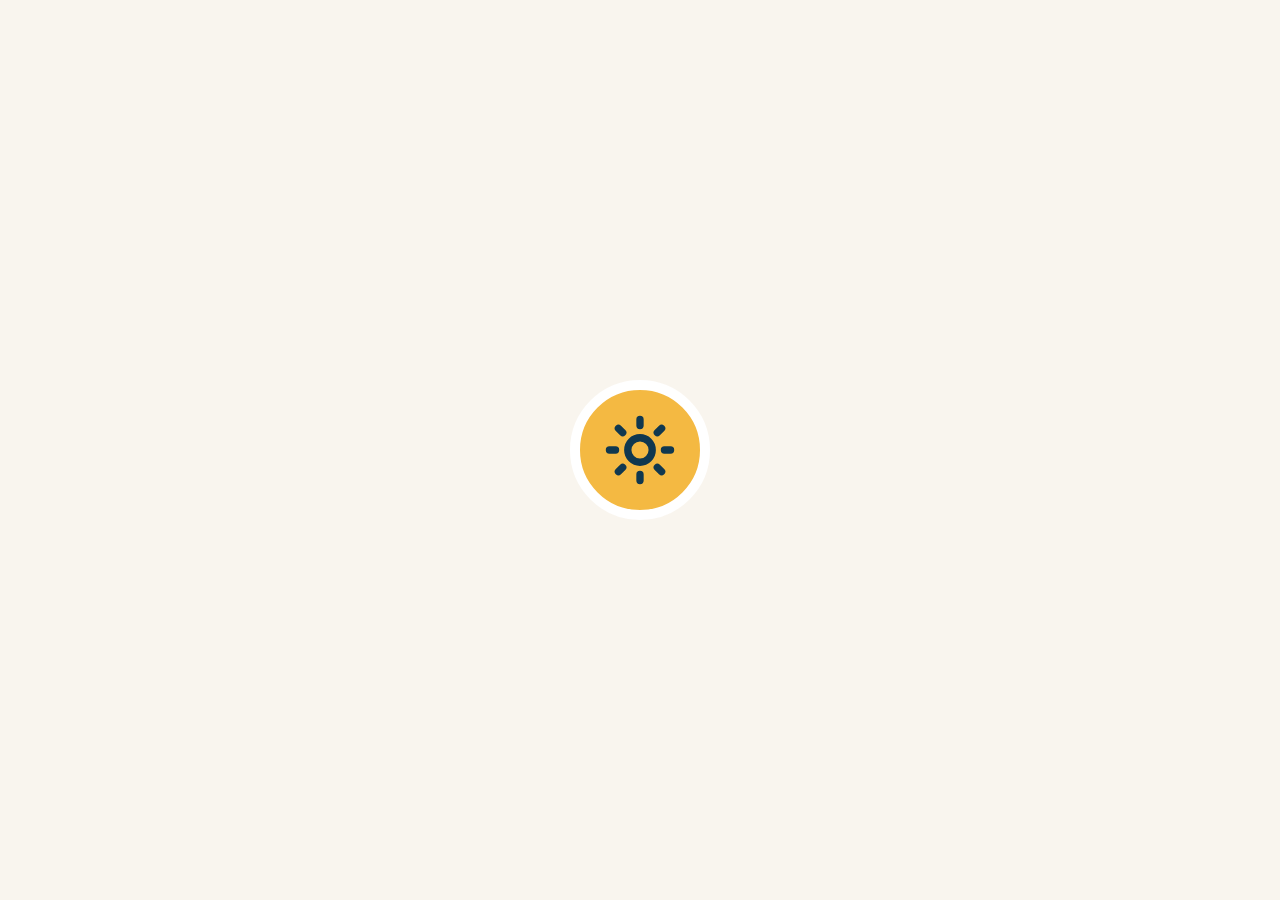
<file: index.html>
<!DOCTYPE html>
<html lang="en">
<head>
    <meta charset="UTF-8">
    <meta name="viewport" content="width=device-width, initial-scale=1.0">
    <meta name="theme-color" content="#F9F5EE">
    <title>Pinoy Quiz</title>
    <link rel="manifest" href="manifest.json">
    <link rel="stylesheet" href="style.css">
    <link rel="stylesheet" href="splash.css">
</head>
<body class="splash-screen">
    <main class="splash-content" aria-label="Pinoy Quiz">
        <img class="splash-logo" src="logo.svg" alt="Pinoy Quiz logo" width="120" height="120">
    </main>
    <script>
        window.setTimeout(() => {
            window.location.href = "index.html";
        }, 3000);
    </script>
</body>
</html>
</file>
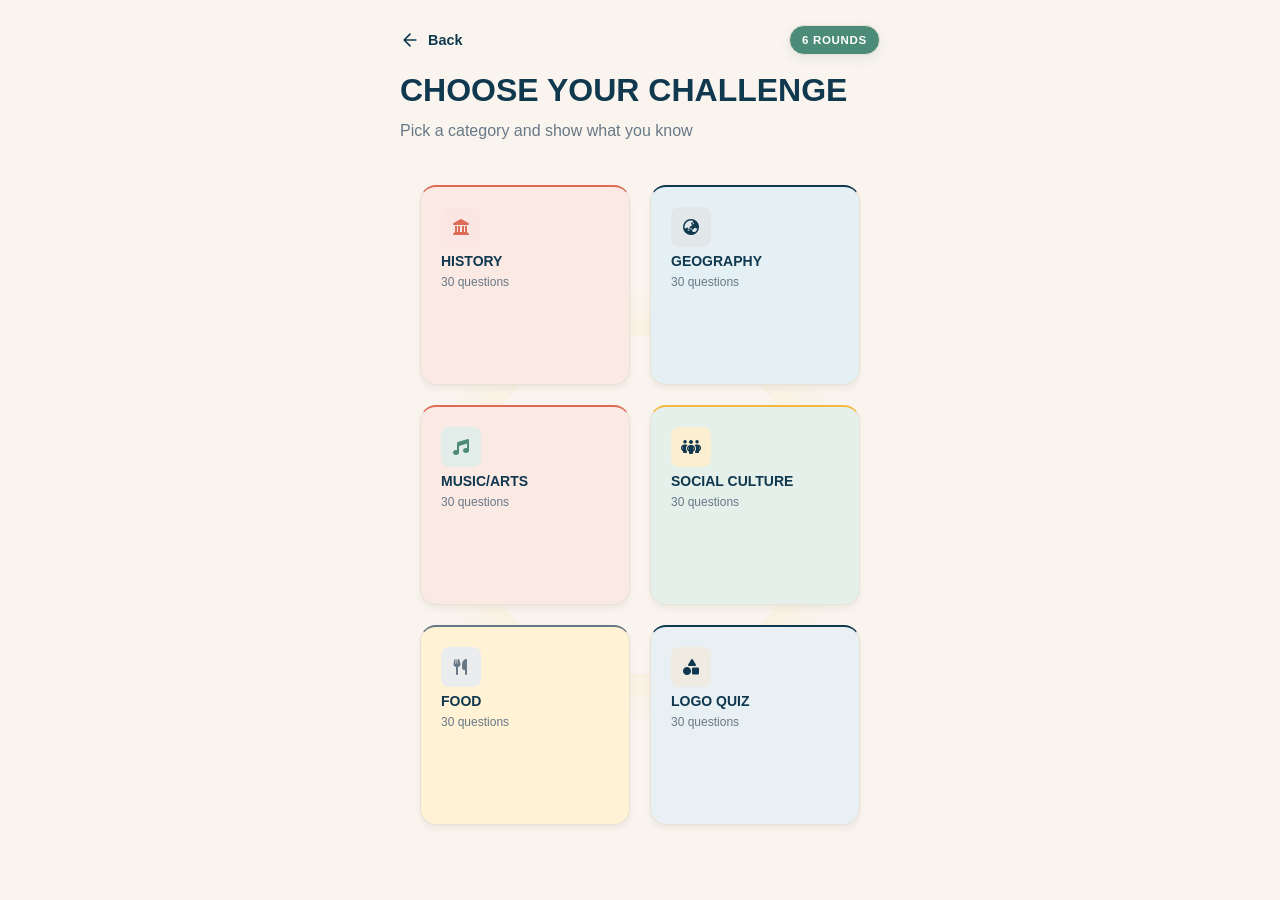
<file: categories.html>
<!DOCTYPE html>
<html lang="en">
<head>
	<meta charset="UTF-8">
	<meta name="viewport" content="width=device-width, initial-scale=1.0">
	<meta name="theme-color" content="#F9F5EE">
	<meta name="description" content="Choose a Pinoy Quiz category and show what you know.">
	<title data-i18n="categoriesPageTitle">Choose a Category | Pinoy Quiz</title>
	<link rel="manifest" href="manifest.json">
	<link rel="stylesheet" href="style.css">
	<link rel="stylesheet" href="categories.css">
	<link rel="stylesheet" href="https://cdnjs.cloudflare.com/ajax/libs/font-awesome/6.5.2/css/all.min.css">
	<script src="i18n.js" defer></script>
	<script src="audio-controller.js" defer></script>
</head>
<body>
	<main class="categories-page">
		<div class="page-toolbar">
			<a class="back-link" href="index.html">
				<svg aria-hidden="true" viewBox="0 0 24 24" fill="none">
					<path d="M19 12H5m0 0 7 7m-7-7 7-7" stroke="currentColor" stroke-width="2" stroke-linecap="round" stroke-linejoin="round" />
				</svg>
				<span data-i18n="back">Back</span>
			</a>
			<span class="rounds-badge" data-i18n="rounds" data-i18n-count="6">6 ROUNDS</span>
		</div>

		<header class="page-heading">
			<h1 data-i18n="categoriesHeading">PILI NG HAMON</h1>
			<p data-i18n="categoriesSubtitle">Pick a category and show what you know</p>
		</header>

		<section class="category-grid" aria-label="Quiz categories">
			<a class="category-card" href="quiz.html?category=HISTORY">
				<div class="category-content">
					<div class="category-icon" aria-hidden="true"><i class="fa-solid fa-landmark"></i></div>
					<div class="category-copy">
						<span class="category-name" data-i18n="history">HISTORY</span>
						<span class="category-count" data-i18n="questionCount" data-i18n-count="30">30 questions</span>
					</div>
				</div>
			</a>
			<a class="category-card" href="quiz.html?category=GEOGRAPHY">
				<div class="category-content">
					<div class="category-icon" aria-hidden="true"><i class="fa-solid fa-earth-asia"></i></div>
					<div class="category-copy">
						<span class="category-name" data-i18n="geography">GEOGRAPHY</span>
						<span class="category-count" data-i18n="questionCount" data-i18n-count="30">30 questions</span>
					</div>
				</div>
			</a>
			<a class="category-card" href="quiz.html?category=MUSIC%2FARTS">
				<div class="category-content">
					<div class="category-icon" aria-hidden="true"><i class="fa-solid fa-music"></i></div>
					<div class="category-copy">
						<span class="category-name" data-i18n="musicArts">MUSIC/ARTS</span>
						<span class="category-count" data-i18n="questionCount" data-i18n-count="30">30 questions</span>
					</div>
				</div>
			</a>
			<a class="category-card" href="quiz.html?category=SOCIAL%20CULTURE">
				<div class="category-content">
					<div class="category-icon" aria-hidden="true"><i class="fa-solid fa-people-group"></i></div>
					<div class="category-copy">
						<span class="category-name" data-i18n="socialCulture">SOCIAL CULTURE</span>
						<span class="category-count" data-i18n="questionCount" data-i18n-count="30">30 questions</span>
					</div>
				</div>
			</a>
			<a class="category-card" href="quiz.html?category=FOOD">
				<div class="category-content">
					<div class="category-icon" aria-hidden="true"><i class="fa-solid fa-utensils"></i></div>
					<div class="category-copy">
						<span class="category-name" data-i18n="food">FOOD</span>
						<span class="category-count" data-i18n="questionCount" data-i18n-count="30">30 questions</span>
					</div>
				</div>
			</a>
			<a class="category-card" href="quiz.html?category=LOGO%20QUIZ">
				<div class="category-content">
					<div class="category-icon" aria-hidden="true"><i class="fa-solid fa-shapes"></i></div>
					<div class="category-copy">
						<span class="category-name" data-i18n="logoQuiz">LOGO QUIZ</span>
						<span class="category-count" data-i18n="questionCount" data-i18n-count="30">30 questions</span>
					</div>
				</div>
			</a>
		</section>
	</main>
	<audio id="background-audio" loop preload="auto" hidden></audio>
</body>
</html>
</file>
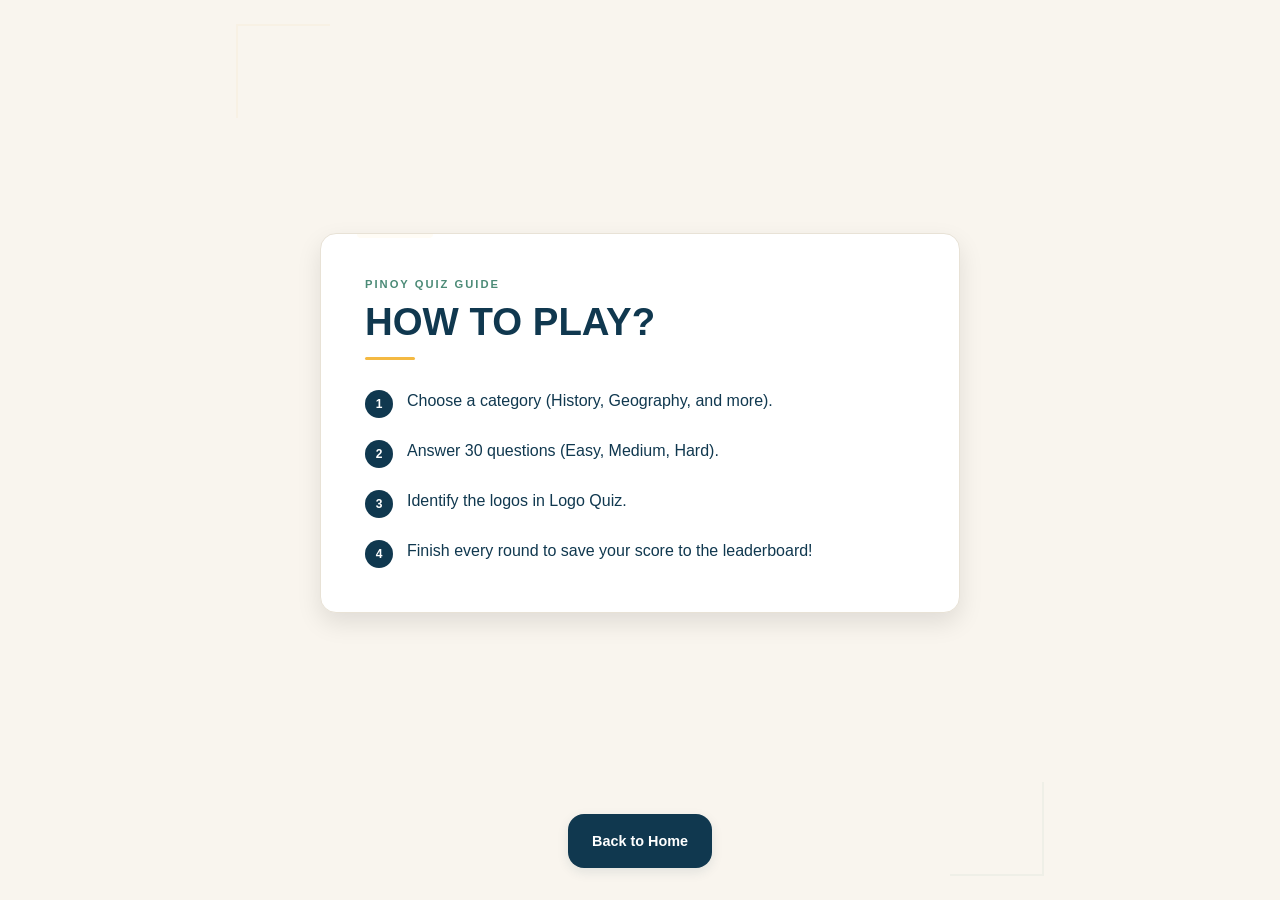
<file: help.html>
<!DOCTYPE html>
<html lang="en">
<head>
	<meta charset="UTF-8">
	<meta name="viewport" content="width=device-width, initial-scale=1.0">
	<meta name="theme-color" content="#F9F5EE">
	<meta name="description" content="Learn how to play Pinoy Quiz.">
	<title data-i18n="helpPageTitle">How to Play | Pinoy Quiz</title>
	<link rel="manifest" href="manifest.json">
	<link rel="stylesheet" href="style.css">
	<link rel="stylesheet" href="help.css">
	<script src="i18n.js" defer></script>
	<script src="audio-controller.js" defer></script>
</head>
<body>
	<main class="help-page">
		<section class="help-card" aria-labelledby="help-title">
			<p class="help-eyebrow" data-i18n="guideEyebrow">PINOY QUIZ GUIDE</p>
			<h1 id="help-title" data-i18n="howToPlay">PAANO LARUIN?</h1>
			<ol class="instructions-list">
				<li data-i18n="guideOne">Pumili ng kategorya (History, Geography, atbp.).</li>
				<li data-i18n="guideTwo">Sagutin ang 30 questions (Easy, Medium, Hard).</li>
				<li data-i18n="guideThree">I-identify ang mga logos sa Logo Quiz.</li>
				<li data-i18n="guideFour">Tapusin ang lahat ng rounds para ma-save ang iyong score sa Leaderboard!</li>
			</ol>
		</section>

		<a class="back-home" href="index.html" data-i18n="backHome">Back to Home</a>
	</main>
	<audio id="background-audio" loop preload="auto" hidden></audio>
</body>
</html>
</file>
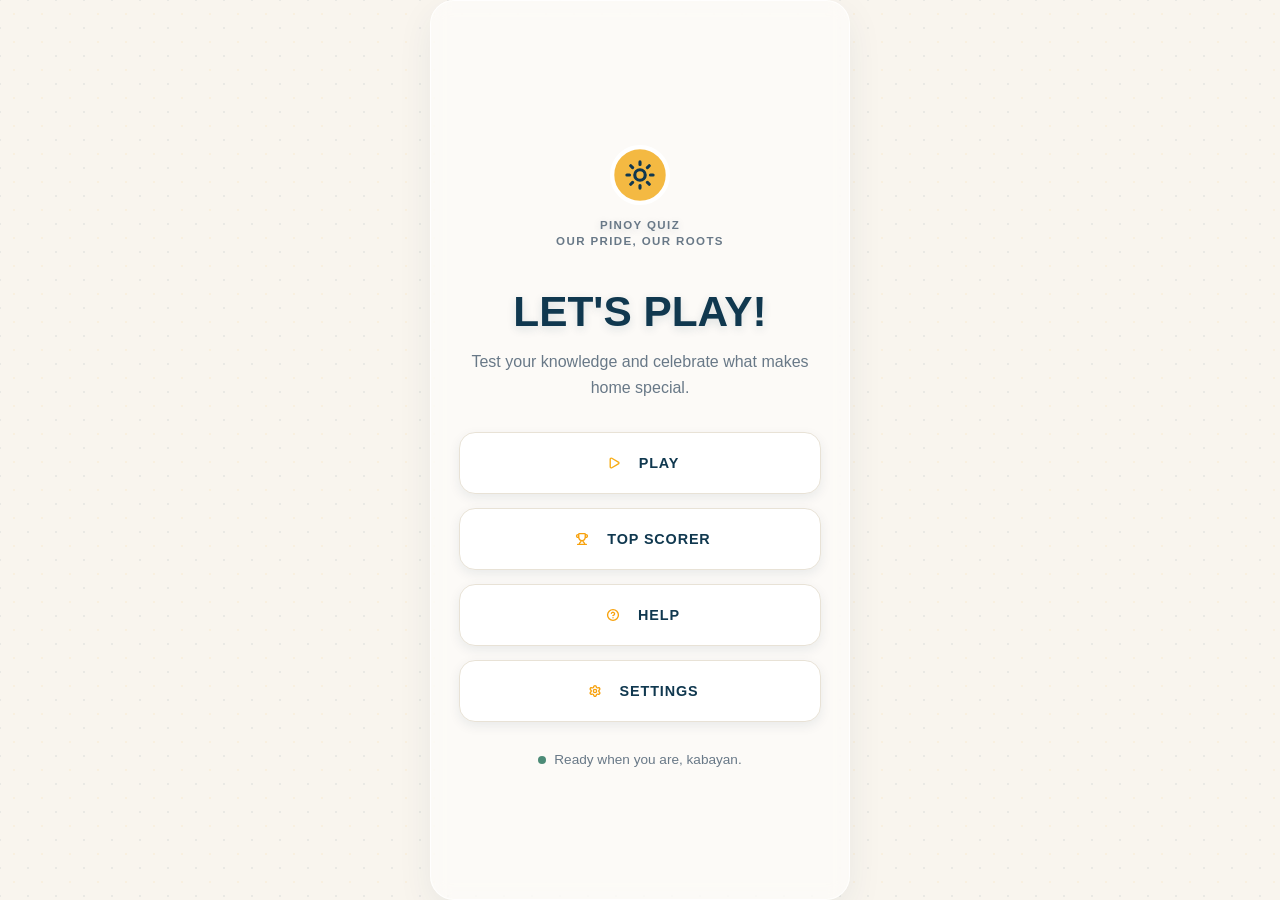
<file: mainmenu.html>
<!DOCTYPE html>
<html lang="en">
<head>
    <meta charset="UTF-8">
    <meta name="viewport" content="width=device-width, initial-scale=1.0">
    <meta name="theme-color" content="#F9F5EE">
    <meta name="description" content="Test your Pinoy knowledge and celebrate what makes home special.">
    <title data-i18n="homeTitle">Pinoy Quiz | Tara, Laro!</title>
    <link rel="manifest" href="manifest.json">
    <link rel="stylesheet" href="style.css">
    <script src="i18n.js" defer></script>
    <script src="audio-controller.js" defer></script>
</head>
<body class="home-screen">
    <main class="app-container">
        <header class="brand">
            <img class="brand-logo" src="logo.svg" alt="Pinoy Quiz logo" width="60">
            <div class="brand-copy">
                <p class="brand-name">PINOY QUIZ</p>
                <p data-i18n="brandTagline">GALING NATIN 'TO</p>
            </div>
        </header>

        <section class="welcome" aria-labelledby="welcome-title">
            <h1 id="welcome-title" data-i18n="homeHeading">TARA, LARO!</h1>
            <p class="subtitle" data-i18n="homeSubtitle">Test your Pinoy knowledge and celebrate what makes home special.</p>
        </section>

        <nav class="menu-list" data-i18n-aria-label="mainMenu" aria-label="Main menu">
            <a class="menu-button btn-primary" href="categories.html">
                <img src="play.svg" alt="" aria-hidden="true">
                <span data-i18n="play">PLAY</span>
            </a>
            <a class="menu-button btn-secondary" href="topscorer.html">
                <img src="trophy.svg" alt="" aria-hidden="true">
                <span data-i18n="topScorer">TOP SCORER</span>
            </a>
            <a class="menu-button btn-secondary" href="help.html">
                <img src="help.svg" alt="" aria-hidden="true">
                <span data-i18n="help">HELP</span>
            </a>
            <a class="menu-button btn-secondary" href="settings.html">
                <img src="settings.svg" alt="" aria-hidden="true">
                <span data-i18n="settings">SETTINGS</span>
            </a>
        </nav>

        <footer class="footer"><span class="status-dot" aria-hidden="true"></span><span data-i18n="readyMessage">Ready when you are, kabayan.</span></footer>
    </main>
    <audio id="background-audio" loop preload="auto" hidden></audio>
</body>
</html>
</file>
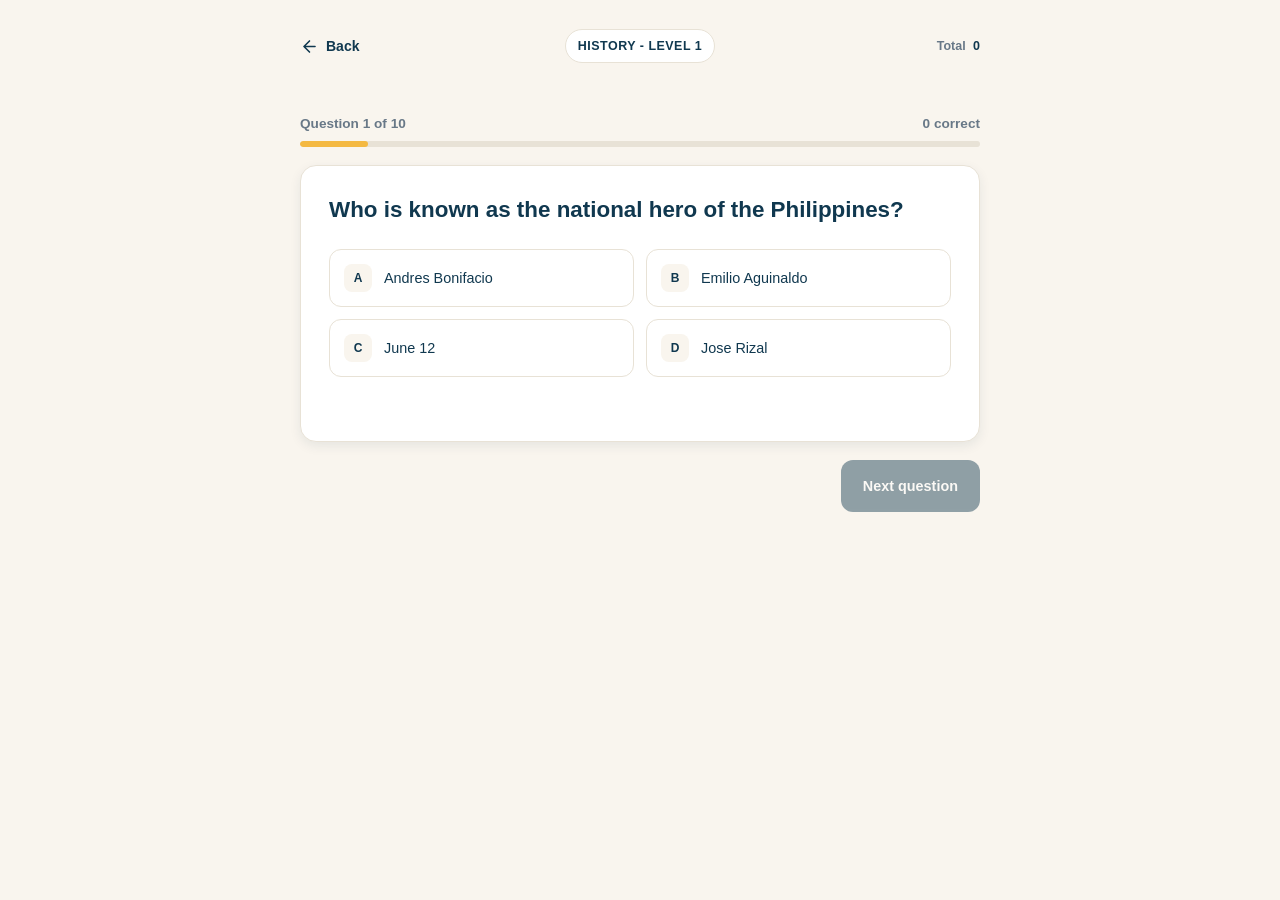
<file: quiz.html>
<!DOCTYPE html>
<html lang="en">
<head>
	<meta charset="UTF-8">
	<meta name="viewport" content="width=device-width, initial-scale=1.0">
	<meta name="theme-color" content="#F9F5EE">
	<meta name="description" content="Play the Pinoy Quiz and test your knowledge across three levels.">
	<title data-i18n="quizPageTitle">Pinoy Quiz | Quiz</title>
	<link rel="manifest" href="manifest.json">
	<link rel="stylesheet" href="style.css">
	<link rel="stylesheet" href="quiz.css">
	<script src="i18n.js" defer></script>
	<script src="quiz-data.js" defer></script>
	<script src="audio-controller.js" defer></script>
	<script src="quiz.js" defer></script>
</head>
<body>
	<main class="quiz-page">
		<header class="quiz-header">
			<a class="quiz-back" href="categories.html" data-i18n-aria-label="returnToCategories" aria-label="Back to categories">
				<svg aria-hidden="true" viewBox="0 0 24 24" fill="none">
					<path d="M19 12H5m0 0 7 7m-7-7 7-7" stroke="currentColor" stroke-width="2" stroke-linecap="round" stroke-linejoin="round" />
				</svg>
				<span data-i18n="back">Back</span>
			</a>
			<p class="level-label"><span id="selected-category">HISTORY</span> <span aria-hidden="true"> - </span><span data-i18n="level">LEVEL</span> <span id="level-number">1</span></p>
			<p class="total-score"><span data-i18n="total">Total</span> <strong id="total-score">0</strong></p>
		</header>

		<div class="quiz-progress">
			<span id="question-label" data-i18n="questionProgress">Question 1 of 10</span>
			<span id="level-score" data-i18n="correctCount">0 correct</span>
		</div>
		<div class="progress-track" aria-hidden="true"><span id="progress-fill"></span></div>

		<section class="question-card question-enter" id="question-card" aria-labelledby="question-text">
			<img class="question-image" id="question-image" data-i18n-alt="logoAlt" alt="Logo to identify" hidden>
			<h1 id="question-text"></h1>
			<div class="options-list" id="options-list" role="group" data-i18n-aria-label="answerOptions" aria-label="Answer options"></div>
			<p class="answer-feedback" id="answer-feedback" aria-live="polite"></p>
		</section>

		<div class="quiz-actions">
			<button class="next-button" id="next-button" type="button" data-i18n="nextQuestion" disabled>Next question</button>
		</div>
	</main>

	<dialog class="level-modal" id="level-modal" aria-labelledby="modal-title" aria-describedby="modal-message">
		<div class="modal-mark" aria-hidden="true">+</div>
		<p class="modal-eyebrow" id="modal-eyebrow" data-i18n="levelComplete">LEVEL COMPLETE</p>
		<h2 id="modal-title" data-i18n="levelUp">Level up!</h2>
		<p class="modal-score" id="modal-score"></p>
		<p class="modal-total" id="modal-total"></p>
		<p class="modal-message" id="modal-message"></p>
		<label class="score-name-field" id="score-name-field" hidden>
			<span data-i18n="nameForLeaderboard">Name for the leaderboard</span>
			<input id="score-name" type="text" maxlength="24" autocomplete="nickname" data-i18n-placeholder="enterName" placeholder="Enter your name">
		</label>
		<p class="score-save-status" id="score-save-status" role="status" aria-live="polite"></p>
		<button class="modal-action" id="modal-action" type="button" data-i18n="continueToLevel">Continue</button>
		<div class="game-over-actions" id="game-over-actions" hidden>
			<button class="modal-icon-button restart-button" id="restart-button" type="button" data-i18n-aria-label="restart" data-i18n-title="restart" aria-label="Play again" title="Play again">
				<svg aria-hidden="true" viewBox="0 0 24 24" fill="none">
					<path d="M20 7v5h-5M4.9 9a7.5 7.5 0 0 1 12.7-2L20 12M4 17v-5h5m10.1 3a7.5 7.5 0 0 1-12.7 2L4 12" stroke="currentColor" stroke-width="1.8" stroke-linecap="round" stroke-linejoin="round" />
				</svg>
			</button>
			<a class="modal-icon-button close-button" href="categories.html" data-i18n-aria-label="closeToCategories" data-i18n-title="returnToCategories" aria-label="Close and return to categories" title="Return to categories">
				<svg aria-hidden="true" viewBox="0 0 24 24" fill="none">
					<path d="m7 7 10 10M17 7 7 17" stroke="currentColor" stroke-width="2" stroke-linecap="round" />
				</svg>
			</a>
		</div>
	</dialog>
	<audio id="background-audio" loop preload="auto" hidden></audio>
</body>
</html>
</file>
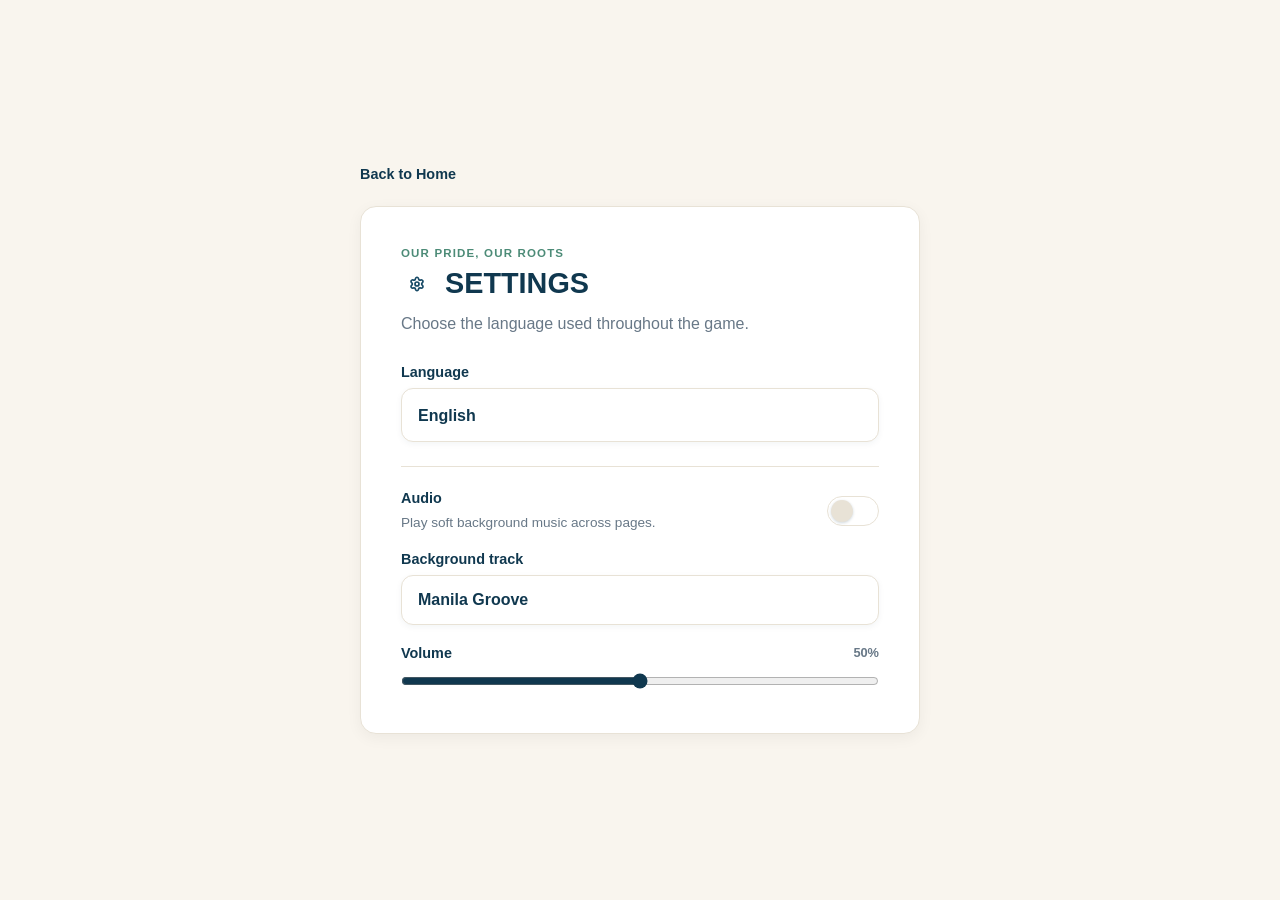
<file: settings.html>
<!DOCTYPE html>
<html lang="en">
<head>
    <meta charset="UTF-8">
    <meta name="viewport" content="width=device-width, initial-scale=1.0">
    <meta name="theme-color" content="#F9F5EE">
    <meta name="description" content="Choose the language for Pinoy Quiz.">
    <title data-i18n="settingsPageTitle">Settings | Pinoy Quiz</title>
    <link rel="manifest" href="manifest.json">
    <link rel="stylesheet" href="style.css">
    <link rel="stylesheet" href="settings.css">
    <script src="i18n.js" defer></script>
</head>
<body>
    <main class="settings-page">
        <a class="settings-back" href="index.html" data-i18n="settingsBack">Back to Home</a>
        <section class="settings-card" aria-labelledby="settings-heading">
            <p class="settings-eyebrow" data-i18n="brandTagline">OUR PRIDE, OUR ROOTS</p>
            <div class="settings-title-row">
                <img class="settings-icon" src="settings.svg" alt="" aria-hidden="true">
                <h1 id="settings-heading" data-i18n="settingsTitle">SETTINGS</h1>
            </div>
            <p class="settings-description" data-i18n="languageDescription">Choose the language used throughout the game.</p>
            <label class="language-label" for="language-select" data-i18n="language">Language</label>
            <select id="language-select" name="language">
                <option value="PILIPINO">Pilipino</option>
                <option value="ENGLISH">English</option>
                <option value="ESPANOL">Español</option>
                <option value="JAPANESE">日本語</option>
            </select>

            <div class="audio-setting">
                <div class="audio-copy">
                    <label for="audioToggle" data-i18n="audioLabel">Audio</label>
                    <p data-i18n="audioDescription">Play background music across pages.</p>
                </div>
                <input id="audioToggle" type="checkbox" role="switch" data-i18n-aria-label="audioAria" aria-label="Background audio">
            </div>

            <div class="music-selection">
                <label for="musicSelector" data-i18n="musicTrack">Background track</label>
                <select id="musicSelector" name="music">
                    <option value="assets/music/manila-groove.mp3">Manila Groove</option>
                    <option value="assets/music/musicmaster.mp3">Music Master</option>
                    <option value="assets/music/paoloargento.mp3">Paolo Argento</option>
                    <option value="assets/music/vadim_makes_sound.mp3">Vadim Makes Sound</option>
                    <option value="assets/music/buhay-pinoy.mp3">Buhay Pinoy</option>
                </select>
            </div>

            <div class="volume-setting">
                <div class="volume-heading">
                    <label for="volumeSlider" data-i18n="volumeLabel">Volume</label>
                    <output id="volume-value" for="volumeSlider">50%</output>
                </div>
                <input type="range" id="volumeSlider" min="0" max="1" step="0.1" value="0.5" data-i18n-aria-label="volumeLabel" aria-label="Music volume">
            </div>
        </section>
    </main>
    <audio id="background-audio" loop preload="auto" hidden></audio>
    <script src="audio-controller.js"></script>
</body>
</html>
</file>
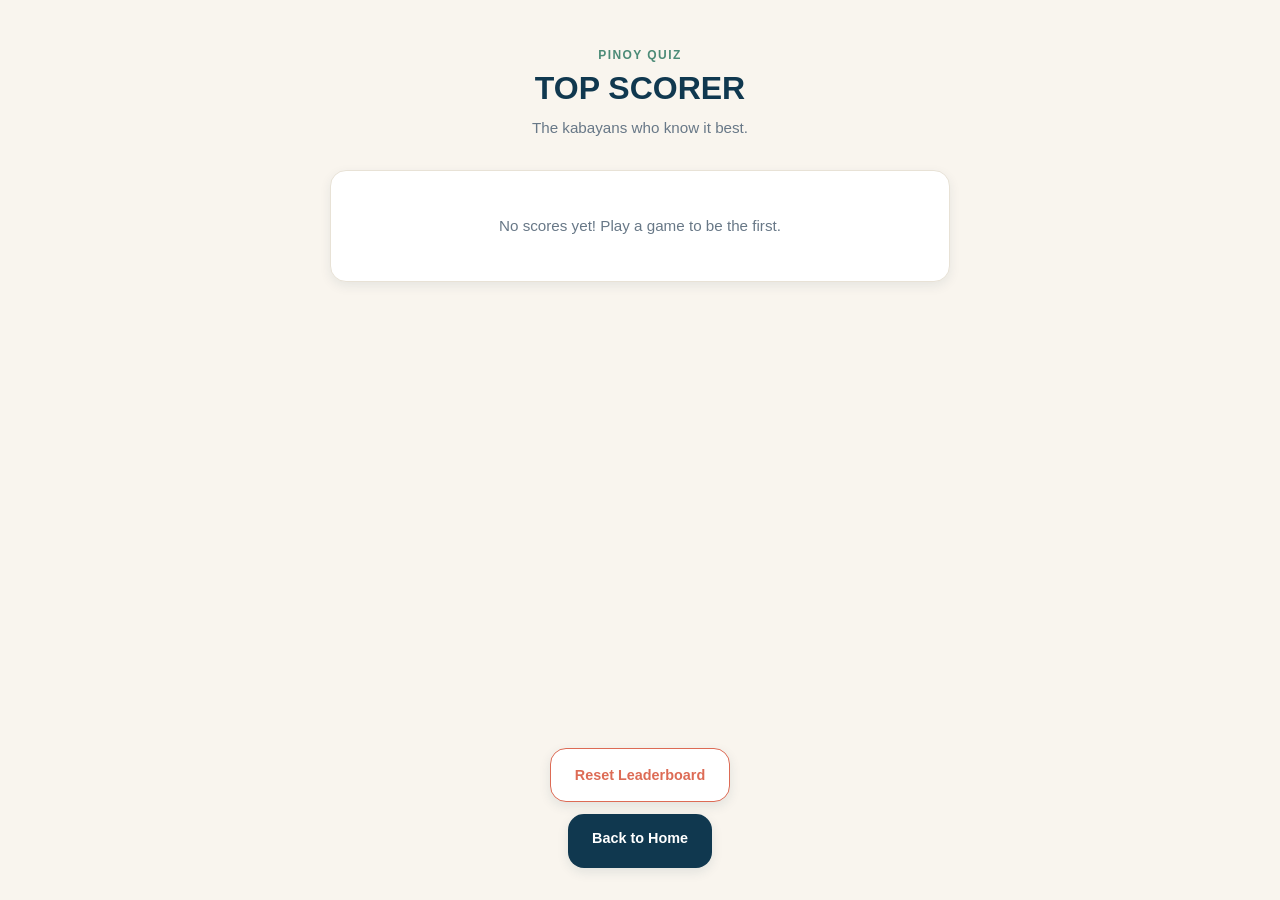
<file: topscorer.html>
<!DOCTYPE html>
<html lang="en">
<head>
    <meta charset="UTF-8">
    <meta name="viewport" content="width=device-width, initial-scale=1.0">
    <meta name="theme-color" content="#F9F5EE">
    <meta name="description" content="See the top scores from Pinoy Quiz players.">
    <title data-i18n="leaderboardPageTitle">Top Scorer | Pinoy Quiz</title>
    <link rel="manifest" href="manifest.json">
    <link rel="stylesheet" href="style.css">
    <link rel="stylesheet" href="topscorer.css">
    <script src="i18n.js" defer></script>
    <script src="audio-controller.js" defer></script>
    <script src="topscorer.js" defer></script>
</head>
<body>
    <main class="leaderboard-page">
        <header class="leaderboard-heading">
            <p class="leaderboard-eyebrow">PINOY QUIZ</p>
            <h1 data-i18n="leaderboardTitle">TOP SCORER</h1>
            <p class="leaderboard-subtitle" data-i18n="leaderboardSubtitle">The kabayans who know it best.</p>
        </header>

        <section class="leaderboard-panel" data-i18n-aria-label="leaderboardRegion" aria-label="Quiz leaderboard">
            <table class="scores-table" id="scores-table">
                <thead>
                    <tr>
                        <th scope="col" data-i18n="rank">Rank</th>
                        <th scope="col" data-i18n="name">Name</th>
                        <th scope="col" data-i18n="score">Score</th>
                    </tr>
                </thead>
                <tbody id="scores-list"></tbody>
            </table>
            <p class="empty-state" id="empty-state" data-i18n="emptyScores" role="status" hidden>No scores yet! Play a game to be the first.</p>
        </section>

        <div class="leaderboard-actions">
            <button class="reset-button" id="reset-leaderboard" type="button" data-i18n="resetLeaderboard">Reset Leaderboard</button>
            <a class="home-button" href="index.html" data-i18n="backHome">Back to Home</a>
        </div>
    </main>
    <audio id="background-audio" loop preload="auto" hidden></audio>
</body>
</html>
</file>
<file: style.css>
:root {
    color-scheme: light;
    font-family: "Trebuchet MS", "Segoe UI", sans-serif;
    font-synthesis: none;
    text-rendering: optimizeLegibility;
    -webkit-font-smoothing: antialiased;
    -moz-osx-font-smoothing: grayscale;

    --navy: #10384F;
    --white: #FFFFFF;
    --light-cream: #F9F5EE;
    --border-grey: #E8E2D6;
    --gold-accent: #F4B942;
    --muted-green: #4C8B77;
    --soft-red: #DD6B55;
    --text-grey: #687887;
}

* {
    box-sizing: border-box;
}

body {
    position: relative;
    isolation: isolate;
    min-width: 320px;
    min-height: 100vh;
    min-height: 100svh;
    margin: 0;
    padding: 0;
    background: var(--light-cream);
    color: var(--navy);
}

body.home-screen {
    overflow: hidden;
}

body.home-screen::before {
    position: fixed;
    z-index: -1;
    inset: 0;
    background-image:
        radial-gradient(circle, var(--gold-accent) 0.8px, transparent 1px),
        radial-gradient(circle, var(--navy) 0.6px, transparent 1px);
    background-position: 0 0, 14px 14px;
    background-size: 28px 28px;
    content: "";
    opacity: 0.08;
    pointer-events: none;
}

button {
    font: inherit;
}

.app-container {
    position: relative;
    isolation: isolate;
    display: flex;
    flex-direction: column;
    justify-content: center;
    width: min(100% - 40px, 420px);
    min-height: 100vh;
    min-height: 100svh;
    margin: 0 auto;
    padding: 44px 28px 32px;
    border: 1px solid color-mix(in srgb, var(--white) 80%, transparent);
    border-radius: 24px;
    background: rgba(255, 255, 255, 0.5);
    box-shadow: 0 12px 36px color-mix(in srgb, var(--navy) 7%, transparent);
    -webkit-backdrop-filter: blur(10px);
    backdrop-filter: blur(10px);
    text-align: center;
}

.brand {
    display: flex;
    flex-direction: column;
    align-items: center;
    justify-content: center;
    gap: 10px;
    margin-bottom: 42px;
}

.brand-logo {
    display: block;
    width: 60px;
    height: auto;
}

.brand-copy {
    text-align: center;
}

.brand-name,
.brand p {
    margin: 0;
}

.brand-name {
    font-size: 0.95rem;
    font-weight: 800;
    letter-spacing: 0.08em;
    text-shadow: 0 2px 8px color-mix(in srgb, var(--navy) 16%, transparent);
}

.brand p {
    margin-top: 4px;
    color: var(--text-grey);
    font-size: 0.72rem;
    font-weight: 700;
    letter-spacing: 0.12em;
}

.welcome h1 {
    margin: 0;
    font-size: clamp(2rem, 8vw, 2.65rem);
    line-height: 1.1;
    text-shadow: 0 3px 10px color-mix(in srgb, var(--navy) 14%, transparent);
}

.subtitle {
    max-width: 340px;
    margin: 14px auto 32px;
    color: var(--text-grey);
    font-size: 1rem;
    line-height: 1.6;
}

.menu-list {
    display: grid;
    gap: 14px;
}

.menu-button {
    display: flex;
    align-items: center;
    justify-content: center;
    gap: 12px;
    width: 100%;
    min-height: 62px;
    padding: 16px 20px;
    border: 1px solid var(--border-grey);
    border-radius: 16px;
    background: var(--white);
    box-shadow: 0 4px 12px color-mix(in srgb, var(--navy) 8%, transparent);
    color: var(--navy);
    cursor: pointer;
    font-size: 0.9rem;
    font-weight: 800;
    letter-spacing: 0.06em;
    text-decoration: none;
    transition: all 0.3s ease;
}

.menu-button img {
    display: block;
    flex: 0 0 26px;
    width: 26px;
    height: 26px;
    object-fit: contain;
    filter: invert(76%) sepia(56%) saturate(541%) hue-rotate(357deg) brightness(102%) contrast(94%);
    transition: filter 0.3s ease;
}

.menu-button span {
    line-height: 1.2;
}

.menu-button:hover {
    transform: translateY(-2px);
    box-shadow: 0 7px 16px color-mix(in srgb, var(--navy) 13%, transparent);
    background-color: var(--navy);
    color: var(--white);
}

.menu-button:active {
    transform: translateY(0);
    background-color: var(--navy);
    color: var(--white);
}

.menu-button:hover img,
.menu-button:active img {
    filter: brightness(0) invert(1);
}

.menu-button:focus-visible {
    outline: 3px solid var(--text-grey);
    outline-offset: 3px;
}

.footer {
    display: flex;
    align-items: center;
    justify-content: center;
    gap: 8px;
    margin-top: 30px;
    color: var(--text-grey);
    font-size: 0.85rem;
}

.status-dot {
    width: 8px;
    height: 8px;
    border-radius: 50%;
    background: var(--muted-green);
}

@media (max-width: 420px) {
    .app-container {
        width: 90%;
        max-width: 400px;
        padding-top: 32px;
    }

    .brand {
        margin-bottom: 38px;
    }
}

@media (max-width: 380px) {
    .app-container {
        padding-right: 18px;
        padding-left: 18px;
    }

    .menu-list {
        gap: 11px;
    }

    .menu-button {
        min-height: 56px;
        gap: 10px;
        padding: 13px 15px;
        font-size: 0.84rem;
    }

    .menu-button img {
        flex-basis: 24px;
        width: 24px;
        height: 24px;
    }
}

@media (prefers-reduced-motion: reduce) {
    *,
    *::before,
    *::after {
        scroll-behavior: auto !important;
        transition-duration: 0.01ms !important;
    }
}
</file>
<file: splash.css>
.splash-screen {
    display: grid;
    min-height: 100vh;
    min-height: 100svh;
    place-items: center;
    overflow: hidden;
    background: var(--light-cream);
}

.splash-content {
    display: grid;
    width: 100%;
    min-height: 100vh;
    min-height: 100svh;
    place-items: center;
}

.splash-logo {
    display: block;
    width: min(30vw, 140px);
    min-width: 88px;
    height: auto;
    opacity: 0;
    animation: splash-logo-appear 900ms ease-out forwards;
}

@keyframes splash-logo-appear {
    from {
        opacity: 0;
        transform: scale(0.92);
    }

    to {
        opacity: 1;
        transform: scale(1);
    }
}

@media (prefers-reduced-motion: reduce) {
    .splash-logo {
        animation-duration: 1ms;
    }
}
</file>
<file: categories.css>
:root {
	--history-tint: #FBE9E4;
	--geography-tint: #E5F0F4;
	--music-arts-tint: #FBE9E4;
	--social-culture-tint: #E5F0EB;
	--food-tint: #FFF2D5;
	--logo-quiz-tint: #E8F0F3;
}

.card {
  background-color: var(--white);
  border: 1px solid var(--border-grey);
  color: var(--navy);
  border-radius: 16px;
  box-shadow: 0 4px 6px rgba(0,0,0,0.05);
}

.badge {
	background-color: var(--muted-green);
	color: var(--white);
}

.categories-page {
	position: relative;
	isolation: isolate;
	width: min(100% - 40px, 480px);
	min-height: 100vh;
	min-height: 100svh;
	margin: 0 auto;
	padding: 20px 0 32px;
}

.page-toolbar {
	display: flex;
	align-items: center;
	justify-content: space-between;
	min-height: 40px;
}

.back-link {
	display: inline-flex;
	align-items: center;
	gap: 8px;
	min-height: 40px;
	color: var(--navy);
	font-size: 0.9rem;
	font-weight: 700;
	text-decoration: none;
}

.back-link svg {
	display: block;
	width: 20px;
	height: 20px;
}

.back-link:focus-visible {
	border-radius: 4px;
	outline: 3px solid var(--text-grey);
	outline-offset: 3px;
}

.rounds-badge {
	padding: 8px 12px;
	border: 1px solid var(--border-grey);
	border-radius: 999px;
	background: var(--muted-green);
	box-shadow: 0 4px 12px color-mix(in srgb, var(--navy) 8%, transparent);
	color: var(--white);
	font-size: 0.72rem;
	font-weight: 800;
	letter-spacing: 0.06em;
}

.page-heading {
	margin: 12px 0 22px;
	text-align: left;
}

.page-heading h1 {
	margin: 0;
	color: var(--navy);
	font-size: 2rem;
	font-weight: 800;
	line-height: 1.15;
}

.page-heading p {
	margin: 10px 0 0;
	color: var(--text-grey);
	font-size: 1rem;
	line-height: 1.5;
}

.category-grid {
	position: relative;
	isolation: isolate;
	display: grid;
	grid-template-columns: repeat(2, 1fr);
	grid-auto-rows: 200px;
	gap: 20px;
	max-width: 600px;
	margin: 0 auto;
	padding: 20px;
}

.category-grid::before {
	position: absolute;
	z-index: -1;
	top: 50%;
	left: 50%;
	width: min(74vw, 340px);
	aspect-ratio: 1;
	border: 1px solid color-mix(in srgb, var(--gold-accent) 14%, transparent);
	border-radius: 50%;
	box-shadow:
		0 0 0 20px color-mix(in srgb, var(--gold-accent) 3%, transparent),
		0 0 0 40px color-mix(in srgb, var(--gold-accent) 2%, transparent);
	content: "";
	pointer-events: none;
	transform: translate(-50%, -50%);
}

.category-card {
	display: flex;
	flex-direction: column;
	align-items: flex-start;
	width: 100%;
	height: 200px;
	gap: 0;
	min-width: 0;
	padding: 20px;
	border: 1px solid var(--border-grey);
	border-radius: 16px;
	background: var(--white);
	box-shadow: 0 4px 6px rgba(0, 0, 0, 0.05);
	color: var(--navy);
	cursor: pointer;
	font: inherit;
	text-decoration: none;
	transition: transform 160ms ease, box-shadow 160ms ease;
}

.category-card:hover {
	position: relative;
	z-index: 1;
	transform: scale(1.02);
	box-shadow: 0 8px 20px color-mix(in srgb, var(--navy) 16%, transparent);
}

.category-card:active {
	transform: scale(1);
}

.category-card:nth-child(1) {
	border-top: 2px solid var(--soft-red);
}

.category-card:nth-child(2) {
	border-top: 2px solid var(--navy);
}

.category-card:nth-child(3) {
	border-top: 2px solid var(--soft-red);
}

.category-card:nth-child(4) {
	border-top: 2px solid var(--gold-accent);
}

.category-card:nth-child(5) {
	border-top: 2px solid var(--text-grey);
}

.category-card:nth-child(6) {
	border-top: 2px solid var(--navy);
}

.category-card:nth-child(1) {
	background: var(--history-tint);
}

.category-card:nth-child(2) {
	background: var(--geography-tint);
}

.category-card:nth-child(3) {
	background: var(--music-arts-tint);
}

.category-card:nth-child(4) {
	background: var(--social-culture-tint);
}

.category-card:nth-child(5) {
	background: var(--food-tint);
}

.category-card:nth-child(6) {
	background: var(--logo-quiz-tint);
}

.category-card:focus-visible {
	outline: 3px solid var(--text-grey);
	outline-offset: 3px;
}

.category-content {
	display: flex;
	flex-direction: column;
	align-items: flex-start;
	gap: 5px;
}

.category-icon {
	display: flex;
	align-items: center;
	justify-content: center;
	width: 40px;
	height: 40px;
	flex: 0 0 40px;
	border-radius: 8px;
	background: var(--gold-accent);
	color: var(--navy);
	font-size: 1rem;
}

.category-card:nth-child(1) .category-icon {
	background: color-mix(in srgb, var(--soft-red) 16%, var(--white));
	color: var(--soft-red);
}

.category-card:nth-child(2) .category-icon {
	background: color-mix(in srgb, var(--navy) 12%, var(--white));
	color: var(--navy);
}

.category-card:nth-child(3) .category-icon {
	background: color-mix(in srgb, var(--muted-green) 16%, var(--white));
	color: var(--muted-green);
}

.category-card:nth-child(4) .category-icon {
	background: color-mix(in srgb, var(--gold-accent) 25%, var(--white));
	color: var(--navy);
}

.category-card:nth-child(5) .category-icon {
	background: color-mix(in srgb, var(--text-grey) 14%, var(--white));
	color: var(--text-grey);
}

.category-card:nth-child(6) .category-icon {
	background: color-mix(in srgb, var(--border-grey) 70%, var(--white));
	color: var(--navy);
}

.category-copy {
	display: flex;
	flex-direction: column;
	align-items: flex-start;
	gap: 5px;
	width: 100%;
	min-width: 0;
}

.category-name {
	font-size: 0.875rem;
	font-weight: bold;
	line-height: 1.3;
	text-align: left;
}

.category-count {
	color: var(--text-grey);
	font-size: 12px;
	line-height: 1.3;
	text-align: left;
}

@media (max-width: 420px) {
	.categories-page {
		width: min(100% - 32px, 480px);
		padding-top: 16px;
	}

	.page-heading {
		margin: 10px 0 18px;
	}

	.category-name {
		font-size: 0.875rem;
	}
}

@media (max-width: 349px) {
	.categories-page {
		width: 100%;
		padding: 12px 0 24px;
	}

	.category-grid {
		grid-template-columns: minmax(0, 1fr);
		grid-auto-rows: 180px;
		gap: 14px;
		padding: 16px;
	}

	.category-card {
		height: 180px;
	}
}

@media (prefers-reduced-motion: reduce) {
	.category-card {
		transition-duration: 0.01ms;
	}
}
</file>
<file: help.css>
.help-page {
	position: relative;
	isolation: isolate;
	display: flex;
	flex-direction: column;
	align-items: center;
	justify-content: space-between;
	width: min(100% - 40px, 760px);
	min-height: 100vh;
	min-height: 100svh;
	margin: 0 auto;
	padding: 32px 0;
}

.help-page::before,
.help-page::after {
	position: absolute;
	z-index: -1;
	width: 92px;
	height: 92px;
	border-color: var(--gold-accent);
	border-style: solid;
	content: "";
	opacity: 0.05;
	pointer-events: none;
}

.help-page::before {
	top: 24px;
	left: -24px;
	border-width: 2px 0 0 2px;
}

.help-page::after {
	right: -24px;
	bottom: 24px;
	border-width: 0 2px 2px 0;
	border-color: var(--muted-green);
}

.help-card {
	position: relative;
	width: min(100%, 640px);
	margin: auto 0;
	padding: clamp(24px, 5vw, 44px);
	border: 1px solid var(--border-grey);
	border-radius: 16px;
	background: var(--white);
	box-shadow: 0 10px 25px rgba(0, 0, 0, 0.1);
}

.help-card::before {
	position: absolute;
	top: 0;
	left: 36px;
	width: 76px;
	height: 4px;
	border-radius: 0 0 4px 4px;
	background: color-mix(in srgb, var(--gold-accent) 5%, transparent);
	content: "";
}

.help-eyebrow {
	margin: 0 0 10px;
	color: var(--muted-green);
	font-size: 0.7rem;
	font-weight: 800;
	letter-spacing: 2px;
	text-transform: uppercase;
}

.help-card h1 {
	margin: 0;
	color: var(--navy);
	font-size: clamp(1.8rem, 7vw, 2.4rem);
	font-weight: 800;
	line-height: 1.15;
}

.help-card h1::after {
	display: block;
	width: 50px;
	height: 3px;
	margin-top: 12px;
	border-radius: 999px;
	background: var(--gold-accent);
	content: "";
}

.instructions-list {
	display: grid;
	gap: 20px;
	margin: 28px 0 0;
	padding: 0;
	color: var(--navy);
	font-size: 1rem;
	line-height: 1.65;
	list-style: none;
	counter-reset: instructions;
}

.instructions-list li {
	display: grid;
	grid-template-columns: 30px minmax(0, 1fr);
	align-items: start;
	gap: 12px;
	counter-increment: instructions;
}

.instructions-list li::before {
	display: grid;
	width: 28px;
	height: 28px;
	margin-top: 2px;
	place-items: center;
	border-radius: 50%;
	background: var(--navy);
	color: var(--white);
	content: counter(instructions);
	font-size: 0.75rem;
	font-weight: 800;
	line-height: 1;
}

.back-home {
	display: inline-flex;
	align-items: center;
	justify-content: center;
	min-height: 54px;
	padding: 15px 24px;
	border-radius: 16px;
	background: var(--navy);
	box-shadow: 0 4px 12px color-mix(in srgb, var(--navy) 10%, transparent);
	color: var(--white);
	font-size: 0.9rem;
	font-weight: 800;
	text-decoration: none;
	transition: transform 160ms ease, box-shadow 160ms ease;
}

.back-home:hover {
	transform: translateY(-2px);
	box-shadow: 0 7px 16px color-mix(in srgb, var(--navy) 16%, transparent);
}

.back-home:focus-visible {
	outline: 3px solid var(--text-grey);
	outline-offset: 3px;
}

@media (max-width: 480px) {
	.help-page {
		width: min(100% - 32px, 760px);
		padding: 24px 0;
	}

	.instructions-list {
		gap: 14px;
		margin-top: 22px;
		font-size: 0.95rem;
	}
}
</file>
<file: quiz.css>
.quiz-page {
    display: flex;
    flex-direction: column;
    width: min(100% - 40px, 680px);
    min-height: 100vh;
    min-height: 100svh;
    margin: 0 auto;
    padding: 24px 0 36px;
}

.quiz-header {
    display: grid;
    grid-template-columns: 1fr auto 1fr;
    align-items: center;
    gap: 12px;
    min-height: 44px;
}

.quiz-back {
    display: inline-flex;
    align-items: center;
    gap: 7px;
    justify-self: start;
    color: var(--navy);
    font-size: 0.875rem;
    font-weight: 700;
    text-decoration: none;
}

.quiz-back svg {
    width: 19px;
    height: 19px;
}

.quiz-back:focus-visible,
.next-button:focus-visible,
.option-button:focus-visible,
.modal-action:focus-visible {
    outline: 3px solid var(--text-grey);
    outline-offset: 3px;
}

.level-label,
.total-score {
    margin: 0;
    font-size: 0.78rem;
    font-weight: 800;
}

.level-label {
    padding: 9px 12px;
    border: 1px solid var(--border-grey);
    border-radius: 999px;
    background: var(--white);
    color: var(--navy);
    letter-spacing: 0.04em;
    white-space: nowrap;
}

.total-score {
    justify-self: end;
    color: var(--text-grey);
}

.total-score strong {
    margin-left: 4px;
    color: var(--navy);
}

.quiz-progress {
    display: flex;
    justify-content: space-between;
    gap: 12px;
    margin-top: 48px;
    color: var(--text-grey);
    font-size: 0.85rem;
    font-weight: 700;
}

.progress-track {
    height: 6px;
    margin-top: 10px;
    overflow: hidden;
    border-radius: 999px;
    background: var(--border-grey);
}

.progress-track span {
    display: block;
    width: 10%;
    height: 100%;
    border-radius: inherit;
    background: var(--gold-accent);
    transition: width 220ms ease;
}

.question-card {
    margin-top: 18px;
    padding: 28px;
    border: 1px solid var(--border-grey);
    border-radius: 16px;
    background: var(--white);
    box-shadow: 0 4px 12px color-mix(in srgb, var(--navy) 8%, transparent);
}

.question-card h1 {
    margin: 0 0 24px;
    color: var(--navy);
    font-size: 1.4rem;
    line-height: 1.4;
}

.question-image {
    display: block;
    width: 100%;
    max-height: 190px;
    margin: 0 auto 20px;
    padding: 18px;
    border-radius: 12px;
    background: var(--light-cream);
    object-fit: contain;
}

.question-image[hidden] {
    display: none;
}

.options-list {
    display: grid;
    grid-template-columns: repeat(2, minmax(0, 1fr));
    gap: 12px;
}

.option-button {
    display: flex;
    align-items: center;
    gap: 12px;
    min-height: 58px;
    padding: 12px 14px;
    border: 1px solid var(--border-grey);
    border-radius: 12px;
    background: var(--white);
    color: var(--navy);
    cursor: pointer;
    font-size: 0.9rem;
    line-height: 1.35;
    text-align: left;
    transition: border-color 150ms ease, background-color 150ms ease, transform 150ms ease;
}

.option-button:hover:not(:disabled) {
    transform: translateY(-1px);
    border-color: var(--navy);
}

.option-key {
    display: grid;
    flex: 0 0 28px;
    width: 28px;
    height: 28px;
    place-items: center;
    border-radius: 8px;
    background: var(--light-cream);
    color: var(--navy);
    font-size: 0.75rem;
    font-weight: 800;
}

.option-button.is-correct {
    border-color: var(--muted-green);
    background: color-mix(in srgb, var(--muted-green) 10%, var(--white));
}

.option-button.is-incorrect {
    border-color: var(--soft-red);
    background: color-mix(in srgb, var(--soft-red) 10%, var(--white));
}

.option-button:disabled {
    cursor: default;
}

.answer-feedback {
    min-height: 1.4em;
    margin: 16px 0 0;
    color: var(--text-grey);
    font-size: 0.875rem;
    font-weight: 700;
}

.answer-feedback.is-correct {
    color: var(--muted-green);
}

.answer-feedback.is-incorrect {
    color: var(--soft-red);
}

.quiz-actions {
    display: flex;
    justify-content: flex-end;
    margin-top: 18px;
}

.next-button,
.modal-action {
    min-height: 52px;
    padding: 14px 22px;
    border: 0;
    border-radius: 12px;
    background: var(--navy);
    color: var(--white);
    cursor: pointer;
    font-size: 0.9rem;
    font-weight: 800;
    transition: filter 150ms ease, transform 150ms ease;
}

.next-button:hover:not(:disabled),
.modal-action:hover {
    filter: brightness(1.12);
    transform: translateY(-1px);
}

.game-over-actions {
    display: flex;
    justify-content: center;
    gap: 14px;
    margin-top: 18px;
}

.game-over-actions[hidden] {
    display: none;
}

.modal-icon-button {
    display: inline-grid;
    width: 48px;
    height: 48px;
    place-items: center;
    border: 0;
    border-radius: 50%;
    box-shadow: 0 4px 10px color-mix(in srgb, var(--navy) 12%, transparent);
    color: var(--white);
    cursor: pointer;
    text-decoration: none;
    transition: transform 150ms ease, box-shadow 150ms ease, filter 150ms ease;
}

.modal-icon-button svg {
    width: 22px;
    height: 22px;
}

.modal-icon-button:hover {
    transform: translateY(-2px);
    box-shadow: 0 7px 14px color-mix(in srgb, var(--navy) 20%, transparent);
    filter: brightness(1.06);
}

.modal-icon-button:focus-visible {
    outline: 3px solid var(--text-grey);
    outline-offset: 3px;
}

.restart-button {
    background: var(--navy);
}

.close-button {
    background: var(--soft-red);
}

.next-button:disabled {
    cursor: not-allowed;
    opacity: 0.45;
}

.level-modal {
    position: relative;
    width: min(100% - 32px, 400px);
    padding: 32px;
    border: 1px solid var(--border-grey);
    border-radius: 20px;
    background: var(--light-cream);
    color: var(--navy);
    text-align: center;
}

.level-modal::backdrop {
    background: color-mix(in srgb, var(--navy) 55%, transparent);
    backdrop-filter: blur(3px);
}

.modal-mark {
    display: grid;
    width: 48px;
    height: 48px;
    margin: 0 auto 18px;
    place-items: center;
    border-radius: 15px;
    background: var(--gold-accent);
    font-size: 1.6rem;
    font-weight: 700;
}

.modal-eyebrow {
    margin: 0 0 8px;
    color: var(--muted-green);
    font-size: 0.75rem;
    font-weight: 800;
    letter-spacing: 0.1em;
}

.level-modal h2 {
    margin: 0;
    font-size: 1.7rem;
}

.modal-score {
    margin: 18px 0 0;
    font-size: 1.1rem;
    font-weight: 800;
}

.modal-total,
.modal-message {
    color: var(--text-grey);
    line-height: 1.5;
}

.score-name-field {
    display: grid;
    gap: 8px;
    margin-top: 20px;
    color: var(--navy);
    font-size: 0.85rem;
    font-weight: 700;
    text-align: left;
}

.score-name-field[hidden] {
    display: none;
}

.score-name-field input {
    width: 100%;
    min-height: 48px;
    padding: 12px;
    border: 1px solid var(--border-grey);
    border-radius: 10px;
    background: var(--white);
    color: var(--navy);
    font: inherit;
}

.score-name-field input:focus-visible {
    outline: 3px solid var(--text-grey);
    outline-offset: 2px;
}

.score-save-status {
    min-height: 1.3em;
    margin: 8px 0 0;
    color: var(--muted-green);
    font-size: 0.82rem;
}

.modal-total {
    margin: 6px 0 0;
    font-size: 0.85rem;
}

.modal-message {
    margin: 16px 0 22px;
}

.question-enter {
    animation: question-fade 280ms ease both;
}

@keyframes question-fade {
    from {
        opacity: 0;
        transform: translateY(8px);
    }

    to {
        opacity: 1;
        transform: translateY(0);
    }
}

@media (max-width: 520px) {
    .quiz-page {
        width: min(100% - 32px, 680px);
        padding-top: 18px;
    }

    .quiz-header {
        grid-template-columns: auto 1fr auto;
        gap: 8px;
    }

    .quiz-back {
        gap: 0;
        font-size: 0;
    }

    .quiz-back svg {
        width: 22px;
        height: 22px;
    }

    .level-label {
        justify-self: center;
        padding: 8px 10px;
        font-size: 0.7rem;
    }

    .total-score {
        font-size: 0.72rem;
    }

    .quiz-progress {
        margin-top: 34px;
    }

    .question-card {
        padding: 22px 18px;
    }

    .question-card h1 {
        font-size: 1.2rem;
    }

    .options-list {
        grid-template-columns: 1fr;
        gap: 9px;
    }

    .option-button {
        min-height: 52px;
    }

    .quiz-actions,
    .next-button {
        width: 100%;
    }
}

@media (prefers-reduced-motion: reduce) {
    *,
    *::before,
    *::after {
        scroll-behavior: auto !important;
        animation-duration: 0.01ms !important;
        transition-duration: 0.01ms !important;
    }
}
</file>
<file: settings.css>
.settings-page {
    display: flex;
    flex-direction: column;
    justify-content: center;
    width: min(100% - 40px, 560px);
    min-height: 100vh;
    min-height: 100svh;
    margin: 0 auto;
    padding: 32px 0;
}

.settings-back {
    align-self: flex-start;
    margin-bottom: 24px;
    color: var(--navy);
    font-size: 0.9rem;
    font-weight: 700;
    text-decoration: none;
}

.settings-card {
    padding: clamp(24px, 5vw, 40px);
    border: 1px solid var(--border-grey);
    border-radius: 16px;
    background: var(--white);
    box-shadow: 0 4px 15px rgba(0, 0, 0, 0.05);
}

.settings-eyebrow {
    margin: 0 0 8px;
    color: var(--muted-green);
    font-size: 0.72rem;
    font-weight: 800;
    letter-spacing: 0.1em;
}

.settings-title-row {
    display: flex;
    align-items: center;
    gap: 12px;
}

.settings-icon {
    display: block;
    flex: 0 0 32px;
    width: 32px;
    height: 32px;
    object-fit: contain;
}

.settings-title-row h1 {
    margin: 0;
    color: var(--navy);
    font-size: 1.8rem;
}

.settings-description {
    margin: 12px 0 28px;
    color: var(--text-grey);
    line-height: 1.5;
}

.language-label {
    display: block;
    margin-bottom: 8px;
    color: var(--navy);
    font-size: 0.9rem;
    font-weight: 800;
}

#language-select {
    width: 100%;
    min-height: 54px;
    padding: 14px 16px;
    border: 1px solid var(--border-grey);
    border-radius: 12px;
    background: var(--white);
    box-shadow: 0 2px 6px color-mix(in srgb, var(--navy) 5%, transparent);
    color: var(--navy);
    font: inherit;
    font-weight: 700;
    cursor: pointer;
}

.music-selection {
    margin-top: 18px;
}

.music-selection label {
    display: block;
    margin-bottom: 8px;
    color: var(--navy);
    font-size: 0.9rem;
    font-weight: 800;
}

#language-select,
#musicSelector {
    appearance: none;
}

#musicSelector {
    width: 100%;
    min-height: 50px;
    padding: 12px 16px;
    border: 1px solid var(--border-grey);
    border-radius: 12px;
    background: var(--white);
    box-shadow: 0 2px 6px color-mix(in srgb, var(--navy) 5%, transparent);
    color: var(--navy);
    font: inherit;
    font-weight: 700;
    cursor: pointer;
}

#language-select:focus-visible,
#musicSelector:focus-visible,
.settings-back:focus-visible {
    outline: 3px solid var(--text-grey);
    outline-offset: 3px;
}

.volume-setting {
    margin-top: 20px;
}

.volume-heading {
    display: flex;
    align-items: center;
    justify-content: space-between;
    gap: 12px;
    margin-bottom: 8px;
    color: var(--navy);
    font-size: 0.9rem;
    font-weight: 800;
}

.volume-heading output {
    color: var(--text-grey);
    font-size: 0.8rem;
    font-variant-numeric: tabular-nums;
}

#volumeSlider {
    display: block;
    width: 100%;
    height: 24px;
    margin: 0;
    accent-color: var(--navy);
    cursor: pointer;
}

#volumeSlider:focus-visible {
    outline: 3px solid var(--text-grey);
    outline-offset: 3px;
}

.audio-setting {
    display: flex;
    align-items: center;
    justify-content: space-between;
    gap: 20px;
    margin-top: 24px;
    padding-top: 22px;
    border-top: 1px solid var(--border-grey);
}

.audio-copy label {
    color: var(--navy);
    font-size: 0.9rem;
    font-weight: 800;
}

.audio-copy p {
    margin: 6px 0 0;
    color: var(--text-grey);
    font-size: 0.85rem;
    line-height: 1.45;
}

#audioToggle {
    position: relative;
    flex: 0 0 52px;
    width: 52px;
    height: 30px;
    margin: 0;
    appearance: none;
    border: 1px solid var(--border-grey);
    border-radius: 999px;
    background: var(--white);
    cursor: pointer;
    transition: background-color 180ms ease, border-color 180ms ease;
}

#audioToggle::before {
    position: absolute;
    top: 3px;
    left: 3px;
    width: 22px;
    height: 22px;
    border-radius: 50%;
    background: var(--border-grey);
    box-shadow: 0 1px 3px color-mix(in srgb, var(--navy) 20%, transparent);
    content: "";
    transition: transform 180ms ease;
}

#audioToggle:checked {
    border-color: var(--navy);
    background: var(--navy);
}

#audioToggle:checked::before {
    background: var(--gold-accent);
    transform: translateX(22px);
}

#audioToggle:focus-visible {
    outline: 3px solid var(--text-grey);
    outline-offset: 3px;
}

@media (max-width: 420px) {
    .settings-page {
        width: min(100% - 32px, 560px);
    }
}
</file>
<file: topscorer.css>
.leaderboard-page {
    display: flex;
    flex-direction: column;
    width: min(100% - 40px, 620px);
    min-height: 100vh;
    min-height: 100svh;
    margin: 0 auto;
    padding: 48px 0 32px;
}

.leaderboard-heading {
    margin-bottom: 30px;
    text-align: center;
}

.leaderboard-eyebrow {
    margin: 0 0 8px;
    color: var(--muted-green);
    font-size: 0.75rem;
    font-weight: 800;
    letter-spacing: 0.12em;
}

.leaderboard-heading h1 {
    margin: 0;
    color: var(--navy);
    font-size: 2rem;
    font-weight: 800;
    line-height: 1.15;
}

.leaderboard-subtitle {
    margin: 10px 0 0;
    color: var(--text-grey);
    font-size: 0.95rem;
    line-height: 1.5;
}

.leaderboard-panel {
    overflow: hidden;
    border: 1px solid var(--border-grey);
    border-radius: 16px;
    background: var(--white);
    box-shadow: 0 4px 12px color-mix(in srgb, var(--navy) 8%, transparent);
}

.scores-table {
    width: 100%;
    border-collapse: collapse;
    text-align: left;
}

.scores-table th,
.scores-table td {
    padding: 16px 20px;
}

.scores-table th {
    background: color-mix(in srgb, var(--light-cream) 82%, var(--white));
    color: var(--text-grey);
    font-size: 0.75rem;
    font-weight: 800;
    letter-spacing: 0.06em;
    text-transform: uppercase;
}

.scores-table td {
    border-top: 1px solid var(--border-grey);
    color: var(--navy);
    font-size: 0.95rem;
}

.scores-table td:first-child {
    width: 72px;
    color: var(--muted-green);
    font-weight: 800;
}

.scores-table td:last-child {
    width: 100px;
    font-weight: 800;
    text-align: right;
}

.empty-state {
    margin: 0;
    padding: 44px 24px;
    color: var(--text-grey);
    font-size: 0.95rem;
    line-height: 1.5;
    text-align: center;
}

.leaderboard-actions {
    display: grid;
    justify-items: center;
    gap: 12px;
    margin-top: auto;
}

.reset-button,
.home-button {
    align-self: center;
    min-height: 54px;
    padding: 16px 24px;
    border-radius: 16px;
    box-shadow: 0 4px 12px color-mix(in srgb, var(--navy) 10%, transparent);
    font-size: 0.9rem;
    font-weight: 800;
    text-align: center;
    transition: transform 160ms ease, box-shadow 160ms ease;
}

.reset-button {
    border: 1px solid var(--soft-red);
    background: var(--white);
    color: var(--soft-red);
    cursor: pointer;
    font: inherit;
    font-size: 0.9rem;
    font-weight: 800;
}

.home-button {
    border: 0;
    background: var(--navy);
    color: var(--white);
    text-decoration: none;
}

.reset-button:hover,
.home-button:hover {
    transform: translateY(-2px);
    box-shadow: 0 7px 16px color-mix(in srgb, var(--navy) 16%, transparent);
}

.reset-button:focus-visible,
.home-button:focus-visible {
    outline: 3px solid var(--text-grey);
    outline-offset: 3px;
}

@media (max-width: 480px) {
    .leaderboard-page {
        width: min(100% - 32px, 620px);
        padding-top: 36px;
    }

    .leaderboard-heading {
        margin-bottom: 24px;
    }

    .scores-table th,
    .scores-table td {
        padding: 14px 12px;
    }
}
</file>
